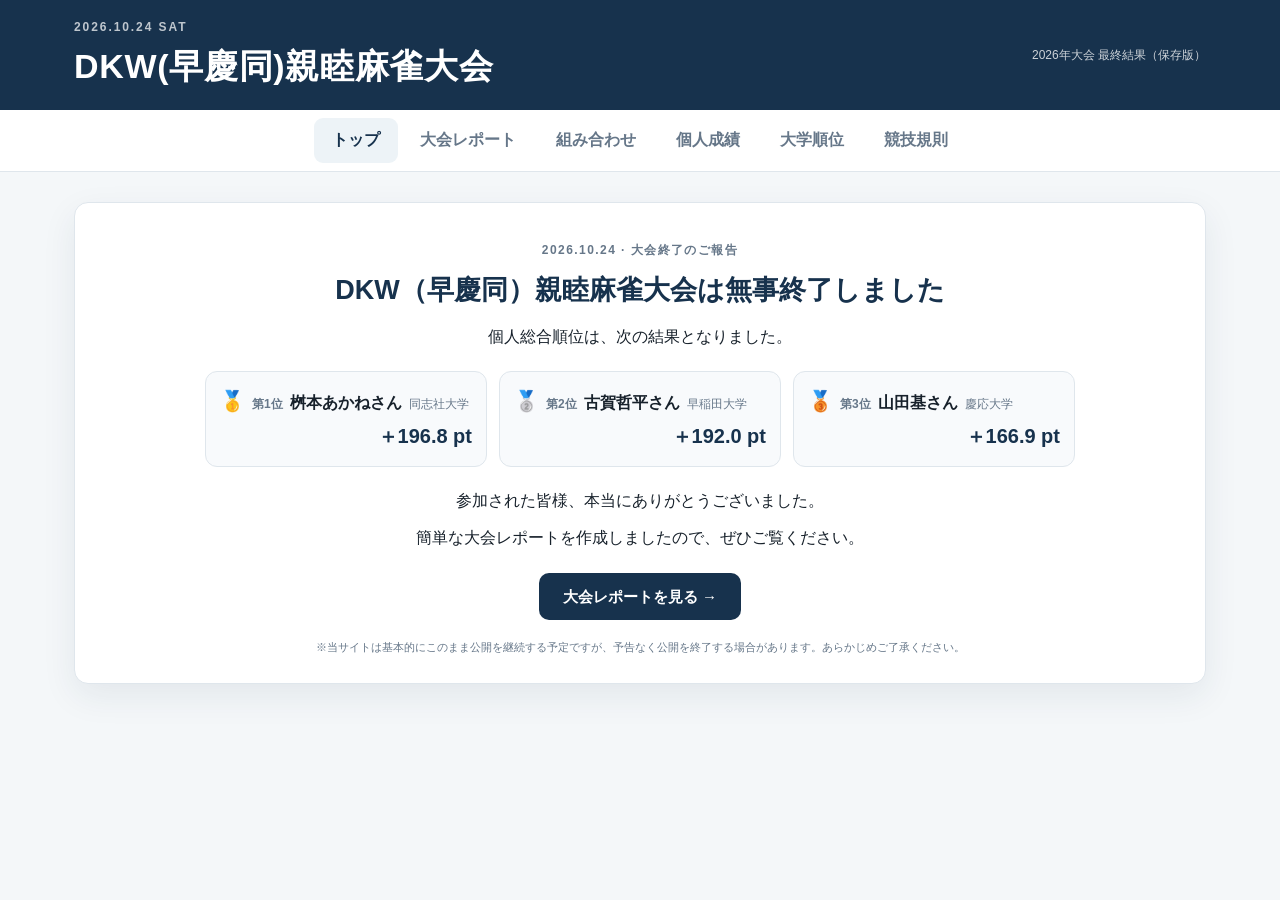
<file: index.html>
<!DOCTYPE html>
<html lang="ja">
<head>
  <meta charset="UTF-8">
  <meta name="viewport" content="width=device-width, initial-scale=1.0">
  <meta name="theme-color" content="#17324d">
  <title>DKW(早慶同)親睦麻雀大会</title>
  <link rel="stylesheet" href="style.css?v=20261025-photo1">
  <style>
    #view-rules .rules-text h2 { font-size: 23px; font-weight: 800; line-height: 1.4; margin: 26px 0 10px; }
    #view-rules .rules-text h2:first-of-type { margin-top: 12px; }
    @media (max-width: 640px) { #view-rules .rules-text h2 { font-size: 20px; } }
  </style>
</head>
<body>
  <header class="site-header">
    <div class="header-inner">
      <button class="title-button" id="homeButton" type="button">
        <span class="eyebrow">2026.10.24 SAT</span>
        <span class="site-title">DKW(早慶同)親睦麻雀大会</span>
      </button>
      <div class="sync-status" id="syncStatus">読み込み中...</div>
    </div>
  </header>

  <nav class="main-nav" aria-label="メインメニュー">
    <button class="nav-btn active" data-view="home">トップ</button>
    <button class="nav-btn" data-view="report">大会レポート</button>
    <button class="nav-btn" data-view="matchups">組み合わせ</button>
    <button class="nav-btn" data-view="individual">個人成績</button>
    <button class="nav-btn" data-view="universities">大学順位</button>
    <button class="nav-btn" data-view="rules">競技規則</button>
  </nav>

  <main class="page-shell">
    <section id="view-home" class="view active">
  <section class="completion-notice" aria-labelledby="completion-title">
    <div class="completion-inner">
      <p class="completion-eyebrow">2026.10.24 · 大会終了のご報告</p>
      <h2 id="completion-title">DKW（早慶同）親睦麻雀大会は無事終了しました</h2>
      <p>個人総合順位は、次の結果となりました。</p>
      <div class="completion-podium">
        <div><span class="medal">🥇</span><span class="completion-place">第1位</span><strong>桝本あかねさん</strong><span>同志社大学</span><b>＋196.8 pt</b></div>
        <div><span class="medal">🥈</span><span class="completion-place">第2位</span><strong>古賀哲平さん</strong><span>早稲田大学</span><b>＋192.0 pt</b></div>
        <div><span class="medal">🥉</span><span class="completion-place">第3位</span><strong>山田基さん</strong><span>慶応大学</span><b>＋166.9 pt</b></div>
      </div>
      <p>参加された皆様、本当にありがとうございました。</p>
      <p>簡単な大会レポートを作成しましたので、ぜひご覧ください。</p>
      <button type="button" class="report-link-btn" id="openReportButton">大会レポートを見る <span aria-hidden="true">→</span></button>
      <p class="completion-disclaimer">※当サイトは基本的にこのまま公開を継続する予定ですが、予告なく公開を終了する場合があります。あらかじめご了承ください。</p>
    </div>
  </section>

    </section>

    <section id="view-report" class="view">
      <div class="section-head"><div><p class="section-kicker">TOURNAMENT REPORT · 2026.10.24</p><h1>大会レポート</h1></div></div>
      <article class="report-article">
        <div class="report-intro">
          <p class="report-label">DKW（早慶同）親睦麻雀大会 2026</p>
          <h2>最後まで分からなかった優勝の行方。<br>最終戦で逆転決着！</h2>
          <p>2026年10月24日、早稲田・慶応・同志社の3大学から24名が参加し、全5回戦にわたるDKW親睦麻雀大会が開催されました。</p>
        </div>
        <figure class="report-photo">
          <img src="大会集合写真.jpg" alt="2026年10月24日 DKW親睦麻雀大会終了後の集合写真" loading="lazy">
          <figcaption>大会終了後の集合写真（2026年10月24日）</figcaption>
        </figure>
        <section class="report-block">
          <h3>最終卓、白熱の優勝争い</h3>
          <p>4回戦を終えた時点で、個人総合首位は山田基さん（＋184.2 pt）。桝本あかねさんが＋173.3 ptで2位、古賀哲平さんが＋121.5 ptで3位につけていました。</p>
          <p>そして迎えた最終第5回戦。上位4人が同じ卓で、決勝卓は白熱の接戦となりました。</p>
          <p>最終戦で桝本さんは＋23.5 ptを積み上げ、合計＋196.8 ptに到達。一方、3位から逆転を狙った古賀さんは、この卓で＋70.5 ptという猛追を見せ、合計＋192.0 ptまで迫りました。</p>
          <p>首位で最終戦を迎えた山田さんは－17.3 ptとなり、合計＋166.9 ptで3位に。最後の1回戦で上位の順位が入れ替わる劇的な展開となりました。</p>
          <p class="report-highlight">優勝は桝本あかねさん。古賀さんとの差は、わずか <strong>4.8ポイント</strong>でした。</p>
          <div class="report-comparison" aria-label="最終決戦の得点比較">
            <h4>最終決戦を数字で振り返る</h4>
            <div class="report-comparison-grid">
              <div class="report-player-card winner"><span class="report-player-rank">優勝・同志社大学</span><h5>桝本あかねさん</h5><div class="report-score-row"><span>4回戦終了時</span><strong>＋173.3</strong></div><div class="report-score-row"><span>第5回戦</span><strong>＋23.5</strong></div><div class="report-score-row final"><span>最終累計</span><strong>＋196.8 pt</strong></div></div>
              <div class="report-player-card"><span class="report-player-rank">準優勝・早稲田大学</span><h5>古賀哲平さん</h5><div class="report-score-row"><span>4回戦終了時</span><strong>＋121.5</strong></div><div class="report-score-row"><span>第5回戦</span><strong>＋70.5</strong></div><div class="report-score-row final"><span>最終累計</span><strong>＋192.0 pt</strong></div></div>
            </div>
            <div class="report-gap"><span>4回戦終了時 <b>51.8 pt差</b></span><span aria-hidden="true">→</span><span>最終結果 <b>4.8 pt差</b></span></div>
          </div>
        </section>
        <section class="report-block">
          <h3>大会最高得点は＋91.0ポイント！</h3>
          <p>全5回戦で、1人が1回戦に獲得した最高得点は、舛谷英彰さん（慶応大学）の＋91.0 pt。第5回戦で記録されました。</p>
          <div class="report-record-card"><span class="report-record-icon" aria-hidden="true">🏆</span><div><span class="report-record-label">大会最高得点 · 第5回戦</span><strong>＋91.0 <small>pt</small></strong><span>舛谷英彰さん（慶応大学）</span></div></div>
          <p>大会の締めくくりとなる最終戦で生まれた、この日最大のスコアでした。</p>
        </section>
        <section class="report-block">
          <h3>大学別の結果</h3>
          <p>なお、大学別の合計得点は、早稲田大学＋333.4 pt、慶応大学＋82.5 pt、同志社大学－415.9 ptとなり、<strong>早稲田大学が1位</strong>となりました。</p>
        </section>
        <section class="report-block report-thanks"><h3>ご参加ありがとうございました</h3><p>参加された皆様、そして大会の運営にご協力いただいた皆様、本当にありがとうございました。また次の機会に、皆様と卓を囲めることを楽しみにしています。</p></section>
      </article>
    </section>

    <section id="view-matchups" class="view">
      <div class="section-head">
        <div><p class="section-kicker">MATCHUPS</p><h1>組み合わせ</h1></div>
        <button class="ghost-btn" id="refreshPublicButton" type="button">最新情報に更新</button>
      </div>
      <div class="round-tabs" id="matchupRoundTabs"></div>
      <div id="matchupsContent"></div>
    </section>

    <section id="view-individual" class="view">
      <div class="section-head"><div><p class="section-kicker">INDIVIDUAL</p><h1>個人成績</h1></div></div>
      <div class="individual-mode-tabs">
        <button class="individual-mode-btn active" data-individual-mode="ranking">順位表</button>
        <button class="individual-mode-btn" data-individual-mode="person">名前別</button>
      </div>
      <div id="individualRankingMode">
        <div class="round-tabs" id="individualRoundTabs"></div>
        <div class="notice-card compact" id="individualRoundNotice"></div>
        <div class="table-wrap"><table class="result-table" id="individualTable"></table></div>
      </div>
      <div id="individualPersonMode" class="hidden">
        <div class="notice-card compact">名前を選ぶと、その人の各回戦得点・累計得点・その時点の順位を表示します。</div>
        <div id="personSelector" class="person-selector"></div>
        <div id="personSummary" class="person-summary"></div>
        <div class="table-wrap"><table class="result-table" id="personHistoryTable"></table></div>
      </div>
    </section>

    <section id="view-universities" class="view">
      <div class="section-head"><div><p class="section-kicker">TEAM</p><h1>大学順位</h1></div></div>
      <div class="notice-card compact">大学順位は、各大学8名全員の得点合計で算出します。</div>
      <div id="universityCards" class="university-cards"></div>
      <div class="table-wrap"><table class="result-table" id="universityTable"></table></div>
    </section>
    <section id="view-rules" class="view">
      <div class="section-head"><h1>競技規則</h1></div>
      <div class="rules-text">
        <p>2026年10月20日</p>
        <h2>試合形式</h2>
        <p>1. 東南回し半荘を５回行い、ウマオカ含めた点数の合計で順位を決定する。5回目は1～4回目迄の結果に従い卓割り及び席順を決定する。</p>
        <p>2. 半荘１回毎に、予め定めた卓割により対戦相手の組換えを行なう。</p>
        <p>3. 着席は予めひいた卓割により決定し、起家は予め決定した席に固定する。</p>
        <h2>時間・進行ルール</h2>
        <p>4. 制限時間は5５分。東南半荘が5５分以内で終わったらその卓は終了する。タイムキーパーは５０分経過時点で終了5分前コールを行い、5５分経過コールがされた局を最終局とする。トビナシ箱下続行、持ち点が0点を下回っても黒棒等を用いて半荘継続。持ち点0点以下でも立直可能とする。</p>
        <h2>基本ルール</h2>
        <p>5. ルールは「アリアリ」。食いタン、役の後付け等でも上がれる。</p>
        <p>6. チップ、ヤキトリ、トビ賞は無しとする。2ハン縛り、西入り等も無しとする。</p>
        <p>7. 25,000点持ちの30,000点返し、ウマオカ有りのワンスリーとする。対局終了時は100点単位まで計算する。ノーテン罰符は場に3,000点とする。ノーテンは親流れ、オーラス時に親がノーテンであればその半荘は終了する。形式聴牌あり、オーラス親のアガリ止めあり、オーラス親の聴牌止めはなしとする。</p>
        <p>８. 途中流局無しとする。九種九牌、四風連打、四人立直、四開槓などが成立しても途中流局はしない。</p>
        <p>９. 同点の場合は、素点勝ち点共に上家取りとする。なお上家とは起家を基準とする。</p>
        <h2>立直・ドラ関連</h2>
        <p>10. リーチ棒1,000点とする。1発有り、フリテンリーチ有り、リーチ後の見逃しは有りとするが、フリテンとなる。ツモ番のないリーチなし。リーチ裏ドラ、カンドラ、カン裏ドラ有り、赤ドラ有り（５萬、５筒、５索各1枚）とする。</p>
        <h2>特殊ルール・ロン・カン</h2>
        <p>11. アガリ者は一局に1人とする。これを「頭ハネ」ともいう。</p>
        <p>12. カンした場合は14枚残し、カンドラは、暗カン明カン共に即めくりとする。</p>
        <p>13. 流し満貫はアガリ扱いで流局時成立する。</p>
        <p>14. 四槓子は1人が4回の槓を成立させた時点（4つ目の槓における嶺上を自模りその打牌を終え、それに他家からのロンが掛からなかった時点）で成立する。</p>
        <p>15. 役牌頭は2符、ダブル役牌頭も2符、副露してもツモ符2符はつく。</p>
        <h2>役満・特殊役</h2>
        <p>16. ダブル、トリプル役満有り。点数も役満賞も倍または３倍、ただし四暗刻単騎、国士無双13面待ち、大四喜、九蓮宝燈９面待ちはシングル役満扱い、字一色大三元等の役満複合形のみ対象とする。</p>
        <p>17.オープン立直、マネマン、三連刻、大車輪、十三不塔、人和など、いわゆるローカル役は無しとする。</p>
        <h2>役満祝儀</h2>
        <p>18. 役満祝儀は、アガリ者が大会参加者全員から各々500円を徴収できるものとする。</p>
        <h2>チョンボ・罰則</h2>
        <p>19.チョンボは3,000点オールを支払うものとし、子のチョンボはその局やり直し、親のチョンボは親番流れとする。フリテン、ノーテンリーチ、役無しアガリなどをチョンボとする。</p>
        <p>誤ロン誤ツモは倒牌したらチョンボ、倒牌前なら上がり放棄とする。</p>
        <p>誤ポン誤チー誤カン（発声のみで牌をさらしていない）は場に1,000点供託とする。</p>
        <p>錯ポン錯チー錯カン（発声し牌をさらしたが牌姿が適当ではない）は上がり放棄とする。</p>
        <p>少牌（1巡目に発覚時限定で2巡目に2枚自摸の救済措置有り）、多牌、食い替えは上がり放棄とする。</p>
        <h2>その他</h2>
        <p>20.上記記載にない規定についてはＭリーグ公式ルールに準拠する。</p>
        <p>以上</p>
      </div>
    </section>
  </main>

  <div id="toast" class="toast hidden"></div>
  <script src="public.js?v=20261025-photo1"></script>
</body>
</html>
</file>
<file: style.css>
* { box-sizing: border-box; }

:root {
  --navy: #17324d;
  --navy-2: #244c70;
  --ink: #17212b;
  --muted: #667789;
  --line: #dfe6ec;
  --bg: #f4f7f9;
  --white: #ffffff;
  --soft: #edf3f7;
  --ok: #18794e;
  --warn: #9a6700;
  --danger: #b42318;
  --waseda: #7a1733;
  --keio: #153e75;
  --doshisha: #5b3a29;
  --shadow: 0 12px 34px rgba(23, 50, 77, .08);
}

html { -webkit-text-size-adjust: 100%; }
body {
  margin: 0;
  color: var(--ink);
  background: var(--bg);
  font-family: -apple-system, BlinkMacSystemFont, "Segoe UI", "Noto Sans JP", "Hiragino Kaku Gothic ProN", Meiryo, sans-serif;
  line-height: 1.55;
}
button, input, select { font: inherit; }
button { cursor: pointer; }
.hidden { display: none !important; }

.site-header {
  background: var(--navy);
  color: #fff;
}
.header-inner {
  max-width: 1180px;
  min-height: 92px;
  margin: 0 auto;
  padding: 18px 24px;
  display: flex;
  align-items: center;
  justify-content: space-between;
  gap: 24px;
}
.title-button {
  padding: 0;
  border: 0;
  color: inherit;
  background: transparent;
  text-align: left;
}
.eyebrow {
  display: block;
  margin-bottom: 3px;
  font-size: 12px;
  font-weight: 800;
  letter-spacing: .16em;
  opacity: .72;
}
.site-title {
  display: block;
  font-size: clamp(22px, 3vw, 34px);
  font-weight: 800;
  letter-spacing: .02em;
}
.sync-status {
  flex: 0 0 auto;
  font-size: 12px;
  opacity: .78;
  text-align: right;
}

.main-nav {
  position: sticky;
  top: 0;
  z-index: 20;
  display: flex;
  justify-content: center;
  gap: 4px;
  padding: 8px 14px;
  border-bottom: 1px solid var(--line);
  background: rgba(255,255,255,.96);
  backdrop-filter: blur(10px);
}
.nav-btn, .admin-tab {
  border: 0;
  border-radius: 9px;
  background: transparent;
  color: var(--muted);
  font-weight: 700;
}
.nav-btn { padding: 10px 18px; }
.nav-btn.active, .admin-tab.active {
  color: var(--navy);
  background: var(--soft);
}

.page-shell {
  max-width: 1180px;
  margin: 0 auto;
  padding: 30px 24px 56px;
}
.view { display: none; }
.view.active { display: block; }

.section-head, .card-head {
  display: flex;
  align-items: flex-end;
  justify-content: space-between;
  gap: 18px;
}
.section-head { margin-bottom: 20px; }
.section-head h1, .card h2 {
  margin: 0;
  line-height: 1.25;
}
.section-head h1 { font-size: 28px; }
.card h2 { font-size: 21px; }
.section-kicker {
  margin: 0 0 3px;
  color: var(--navy-2);
  font-size: 11px;
  font-weight: 800;
  letter-spacing: .16em;
}
.card p { color: var(--muted); }

.card, .notice-card {
  border: 1px solid var(--line);
  border-radius: 15px;
  background: var(--white);
  box-shadow: var(--shadow);
}
.card { padding: 24px; }
.notice-card {
  margin: 0 0 18px;
  padding: 16px 18px;
  color: #445565;
}
.notice-card.compact { font-size: 13px; }

.primary-btn, .ghost-btn, .danger-btn {
  min-height: 40px;
  padding: 9px 15px;
  border-radius: 9px;
  font-weight: 800;
}
.primary-btn {
  border: 1px solid var(--navy);
  color: #fff;
  background: var(--navy);
}
.primary-btn:hover { background: #0f263a; }
.primary-btn:disabled { opacity: .45; cursor: not-allowed; }
.ghost-btn {
  border: 1px solid var(--line);
  color: var(--navy);
  background: #fff;
}
.danger-btn {
  border: 1px solid #f0c6c2;
  color: var(--danger);
  background: #fff7f6;
}
.icon-btn {
  width: 38px;
  height: 38px;
  border: 0;
  border-radius: 50%;
  background: var(--soft);
  font-size: 24px;
}

.round-tabs {
  display: flex;
  gap: 8px;
  margin: 0 0 18px;
  overflow-x: auto;
  padding-bottom: 2px;
}
.round-tab {
  min-width: 86px;
  padding: 9px 14px;
  border: 1px solid var(--line);
  border-radius: 999px;
  background: #fff;
  color: var(--muted);
  font-weight: 800;
  white-space: nowrap;
}
.round-tab.active {
  border-color: var(--navy);
  color: #fff;
  background: var(--navy);
}

.matchup-grid, .score-admin-grid {
  display: grid;
  grid-template-columns: repeat(3, minmax(0, 1fr));
  gap: 14px;
}
.table-card {
  overflow: hidden;
  border: 1px solid var(--line);
  border-radius: 14px;
  background: #fff;
  box-shadow: 0 8px 24px rgba(23,50,77,.05);
}
.table-card-head {
  padding: 12px 15px;
  display: flex;
  align-items: center;
  justify-content: space-between;
  background: #f8fafb;
  border-bottom: 1px solid var(--line);
}
.table-card-head h3 { margin: 0; font-size: 16px; }
.table-score-state {
  color: var(--muted);
  font-size: 12px;
  font-weight: 700;
}
.seat-row {
  display: grid;
  grid-template-columns: 38px 1fr auto;
  align-items: center;
  gap: 9px;
  min-height: 52px;
  padding: 9px 14px;
  border-bottom: 1px solid #edf1f4;
}
.seat-row:last-child { border-bottom: 0; }
.seat-mark {
  display: inline-grid;
  place-items: center;
  width: 30px;
  height: 30px;
  border-radius: 8px;
  background: var(--soft);
  color: var(--navy);
  font-weight: 900;
}
.player-name { min-width: 0; font-weight: 800; }
.player-sub {
  display: block;
  color: var(--muted);
  font-size: 11px;
  font-weight: 600;
}
.score-value {
  font-variant-numeric: tabular-nums;
  font-weight: 850;
}
.score-value.positive { color: #176b45; }
.score-value.negative { color: #b42318; }

.university-badge {
  display: inline-flex;
  align-items: center;
  height: 23px;
  padding: 0 8px;
  border-radius: 999px;
  color: #fff;
  font-size: 11px;
  font-weight: 800;
}
.university-badge.W { background: var(--waseda); }
.university-badge.K { background: var(--keio); }
.university-badge.D { background: var(--doshisha); }

.table-wrap {
  overflow-x: auto;
  border: 1px solid var(--line);
  border-radius: 14px;
  background: #fff;
  box-shadow: var(--shadow);
}
.result-table {
  width: 100%;
  min-width: 760px;
  border-collapse: collapse;
}
.result-table th, .result-table td {
  padding: 12px 13px;
  border-bottom: 1px solid #e9eef2;
  text-align: right;
  font-variant-numeric: tabular-nums;
}
.result-table th {
  position: sticky;
  top: 0;
  background: #f7f9fb;
  color: #566777;
  font-size: 12px;
}
.result-table th:nth-child(1),
.result-table th:nth-child(2),
.result-table th:nth-child(3),
.result-table td:nth-child(1),
.result-table td:nth-child(2),
.result-table td:nth-child(3) { text-align: left; }
.result-table tbody tr:last-child td { border-bottom: 0; }
.rank-cell { font-weight: 900; }
.total-cell { font-weight: 900; }

.university-cards {
  display: grid;
  grid-template-columns: repeat(3, minmax(0,1fr));
  gap: 14px;
  margin-bottom: 18px;
}
.university-card {
  padding: 20px;
  border-radius: 14px;
  color: #fff;
  box-shadow: var(--shadow);
}
.university-card.W { background: var(--waseda); }
.university-card.K { background: var(--keio); }
.university-card.D { background: var(--doshisha); }
.university-card .rank { font-size: 12px; opacity: .78; }
.university-card .name { margin-top: 2px; font-size: 22px; font-weight: 900; }
.university-card .total { margin-top: 12px; font-size: 28px; font-weight: 900; }

.site-footer {
  padding: 26px 20px 38px;
  text-align: center;
}
.site-footer button {
  border: 0;
  color: #8794a0;
  background: transparent;
  font-size: 12px;
  text-decoration: underline;
}

.admin-login {
  max-width: 620px;
  margin: 0 auto;
}
.password-row {
  display: grid;
  grid-template-columns: 1fr auto;
  gap: 10px;
}
.field-label {
  display: block;
  margin: 14px 0 6px;
  color: #526373;
  font-size: 12px;
  font-weight: 800;
}
input, select {
  width: 100%;
  min-height: 42px;
  padding: 9px 11px;
  border: 1px solid #cfd9e1;
  border-radius: 9px;
  color: var(--ink);
  background: #fff;
}
input:focus, select:focus {
  outline: 3px solid rgba(36,76,112,.12);
  border-color: var(--navy-2);
}
.form-message {
  min-height: 22px;
  margin: 9px 0 0;
  color: var(--danger);
  font-size: 13px;
}

.admin-status-grid {
  display: grid;
  grid-template-columns: repeat(5, minmax(0,1fr));
  gap: 10px;
  margin-bottom: 16px;
}
.status-card {
  padding: 14px;
  border: 1px solid var(--line);
  border-radius: 12px;
  background: #fff;
}
.status-card strong { display: block; font-size: 15px; }
.status-card span { color: var(--muted); font-size: 12px; }
.status-ok strong { color: var(--ok); }
.status-warn strong { color: var(--warn); }

.admin-tabs {
  display: flex;
  gap: 5px;
  margin: 0 0 14px;
  padding: 5px;
  border: 1px solid var(--line);
  border-radius: 12px;
  background: #fff;
}
.admin-tab { padding: 10px 15px; }
.admin-view { display: none; }
.admin-view.active { display: block; }

.admin-score-card .table-card-head { align-items: center; }
.admin-score-actions {
  padding: 12px 14px;
  border-top: 1px solid var(--line);
  background: #fbfcfd;
}
.admin-score-actions .primary-btn { width: 100%; }

.participant-editor {
  display: grid;
  grid-template-columns: repeat(3, minmax(0,1fr));
  gap: 14px;
  margin-top: 18px;
}
.university-editor {
  padding: 16px;
  border: 1px solid var(--line);
  border-radius: 12px;
}
.university-editor h3 { margin: 0 0 10px; }
.participant-row {
  display: grid;
  grid-template-columns: 78px 1fr;
  align-items: center;
  gap: 8px;
  margin-top: 8px;
}
.participant-code { color: var(--muted); font-size: 12px; font-weight: 800; }

.r5-controls {
  display: grid;
  grid-template-columns: minmax(260px, 1fr) auto;
  align-items: end;
  gap: 12px;
  margin-top: 16px;
}
.r5-controls .field-label { grid-column: 1 / -1; margin-bottom: -5px; }
.check-panel {
  margin-top: 18px;
  display: grid;
  grid-template-columns: repeat(4, minmax(0,1fr));
  gap: 8px;
}
.check-item {
  padding: 11px 12px;
  border: 1px solid var(--line);
  border-radius: 10px;
  background: #fafcfd;
  font-size: 12px;
}
.check-item strong { display: block; font-size: 14px; }
.check-ok strong { color: var(--ok); }
.check-bad strong { color: var(--danger); }

.preview-head {
  display: flex;
  justify-content: space-between;
  align-items: center;
  gap: 12px;
  margin-top: 22px;
}
.preview-head h3 { margin: 0; }
.preview-note { color: var(--muted); font-size: 12px; }

.modal {
  position: fixed;
  inset: 0;
  z-index: 100;
  display: grid;
  place-items: center;
  padding: 20px;
}
.modal-backdrop {
  position: absolute;
  inset: 0;
  background: rgba(7,22,34,.56);
}
.modal-card {
  position: relative;
  z-index: 1;
  width: min(560px, 100%);
  max-height: 92vh;
  overflow: auto;
  padding: 22px;
  border-radius: 16px;
  background: #fff;
  box-shadow: 0 24px 80px rgba(0,0,0,.2);
}
.modal-head {
  display: flex;
  align-items: flex-start;
  justify-content: space-between;
  gap: 14px;
}
.score-input-list { margin-top: 16px; }
.score-input-row {
  display: grid;
  grid-template-columns: 42px 1fr 140px;
  align-items: center;
  gap: 10px;
  padding: 9px 0;
  border-bottom: 1px solid #edf1f4;
}
.score-input-row:last-child { border-bottom: 0; }
.score-total-row {
  display: flex;
  justify-content: space-between;
  margin-top: 14px;
  padding: 14px;
  border-radius: 10px;
  background: var(--soft);
}
.score-total-row strong { font-variant-numeric: tabular-nums; }
.modal-actions {
  display: flex;
  justify-content: space-between;
  gap: 10px;
  margin-top: 18px;
}

.empty-state {
  padding: 34px 20px;
  border: 1px dashed #cbd6df;
  border-radius: 14px;
  color: var(--muted);
  background: rgba(255,255,255,.65);
  text-align: center;
}
.toast {
  position: fixed;
  right: 18px;
  bottom: 18px;
  z-index: 200;
  max-width: min(420px, calc(100vw - 36px));
  padding: 12px 16px;
  border-radius: 10px;
  color: #fff;
  background: #23384c;
  box-shadow: 0 14px 40px rgba(0,0,0,.18);
  font-size: 13px;
  font-weight: 700;
}

@media (max-width: 900px) {
  .matchup-grid, .score-admin-grid { grid-template-columns: repeat(2, minmax(0,1fr)); }
  .participant-editor { grid-template-columns: 1fr; }
  .admin-status-grid { grid-template-columns: repeat(3, minmax(0,1fr)); }
}

@media (max-width: 640px) {
  .header-inner { min-height: 82px; padding: 15px 16px; }
  .sync-status { display: none; }
  .main-nav { justify-content: flex-start; overflow-x: auto; }
  .nav-btn { flex: 0 0 auto; padding: 9px 13px; }
  .page-shell { padding: 22px 14px 42px; }
  .section-head { align-items: center; }
  .section-head h1 { font-size: 24px; }
  .matchup-grid, .score-admin-grid, .university-cards { grid-template-columns: 1fr; }
  .card { padding: 17px; }
  .admin-status-grid { grid-template-columns: repeat(2, minmax(0,1fr)); }
  .admin-tabs { overflow-x: auto; }
  .admin-tab { flex: 0 0 auto; }
  .r5-controls { grid-template-columns: 1fr; }
  .r5-controls .field-label { grid-column: auto; }
  .password-row { grid-template-columns: 1fr; }
  .score-input-row { grid-template-columns: 38px 1fr 104px; }
  .modal-actions { flex-direction: column-reverse; }
  .modal-actions button { width: 100%; }
}


.round-tab:disabled {
  opacity: .38;
  cursor: not-allowed;
}
.individual-rank-tab {
  min-width: 132px;
}


.individual-mode-tabs{display:inline-flex;gap:4px;margin:0 0 18px;padding:4px;border:1px solid var(--line);border-radius:11px;background:#fff}.individual-mode-btn{min-height:38px;padding:8px 18px;border:0;border-radius:8px;background:transparent;color:var(--muted);font-weight:800}.individual-mode-btn.active{color:#fff;background:var(--navy)}.person-selector{display:grid;grid-template-columns:repeat(3,minmax(0,1fr));gap:14px;margin-bottom:18px}.person-university-group{padding:15px;border:1px solid var(--line);border-radius:13px;background:#fff}.person-university-group h3{margin:0 0 11px}.person-name-buttons{display:grid;grid-template-columns:repeat(2,minmax(0,1fr));gap:7px}.person-name-btn{min-height:38px;padding:7px 9px;border:1px solid var(--line);border-radius:8px;background:#fff;color:var(--ink);font-weight:700;text-align:left}.person-name-btn:hover{background:var(--soft)}.person-name-btn.active{border-color:var(--navy);color:#fff;background:var(--navy)}.person-summary{margin-bottom:18px}.person-summary-card{display:flex;align-items:center;justify-content:space-between;gap:18px;padding:18px 20px;border:1px solid var(--line);border-radius:14px;background:#fff;box-shadow:var(--shadow)}.person-summary-card h2{margin:6px 0 1px;font-size:24px}.person-summary-stats{display:flex;gap:26px}.person-summary-stats div{text-align:right}.person-summary-stats span{display:block;color:var(--muted);font-size:11px;font-weight:700}.person-summary-stats strong{display:block;margin-top:2px;font-size:22px}.person-row-not-started{opacity:.48}@media(max-width:760px){.person-selector{grid-template-columns:1fr}.person-name-buttons{grid-template-columns:repeat(2,minmax(0,1fr))}.person-summary-card{align-items:flex-start;flex-direction:column}.person-summary-stats{width:100%;justify-content:space-between}.person-summary-stats div{text-align:left}}

/* 競技規則：本文は装飾せず読みやすい余白のみ設定 */
.rules-text { background: #fff; padding: 20px; overflow-wrap: anywhere; }
.rules-text h2 { font-size: 1rem; font-weight: normal; margin: 22px 0 8px; }
.rules-text h2:first-child { margin-top: 0; }
.rules-text p { margin: 0 0 10px; }
@media (max-width: 640px) { .rules-text { padding: 14px; } }

/* 2026大会終了報告・レポート */
.completion-notice{background:linear-gradient(125deg,#17324d,#244c70);color:#fff;padding:28px 24px 26px}
.completion-inner{max-width:1080px;margin:auto;text-align:center}
.completion-eyebrow{font-size:12px;letter-spacing:.12em;font-weight:800;color:#c4d9ed;margin:0 0 8px}
.completion-notice h2{font-size:clamp(19px,3vw,27px);line-height:1.5;margin:0 0 12px;color:#fff}
.completion-notice p{line-height:1.75;margin:9px 0}
.completion-podium{display:grid;grid-template-columns:repeat(3,minmax(0,1fr));gap:12px;margin:20px auto;max-width:870px;text-align:left}
.completion-podium>div{display:flex;flex-wrap:wrap;align-items:baseline;column-gap:7px;row-gap:4px;background:rgba(255,255,255,.1);border:1px solid rgba(255,255,255,.22);border-radius:12px;padding:14px}
.completion-podium .medal{font-size:20px}.completion-place{font-size:12px;font-weight:800;color:#dce9f5}.completion-podium strong{font-size:16px;white-space:nowrap}.completion-podium div>span:nth-last-child(2){font-size:12px;color:#dce9f5}.completion-podium b{font-size:20px;margin-left:auto;white-space:nowrap}
.report-link-btn{margin:12px auto 0;padding:12px 24px;border:0;border-radius:10px;background:#fff;color:#17324d;font-weight:800;font-size:15px;cursor:pointer}.report-link-btn:hover{background:#e9f1f8}
.completion-notice .completion-disclaimer{font-size:11px;color:#d5e1ec;margin:18px 0 0}
.report-article{max-width:900px;margin:auto;color:#24384c}.report-intro{padding:28px 32px;border-radius:16px;background:#eaf1f7;border:1px solid #d5e3ee;margin-bottom:28px}
.report-label{font-size:12px;font-weight:800;letter-spacing:.05em;color:#416481}.report-intro h2{font-size:clamp(21px,3vw,30px);line-height:1.5;color:#17324d;margin:10px 0 16px}
.report-article p{line-height:1.95}.report-block{background:#fff;border:1px solid #e0e7ee;border-radius:14px;padding:24px 30px;margin:0 0 22px;box-shadow:0 2px 9px rgba(20,50,75,.035)}
.report-block h3{font-size:21px;color:#17324d;margin:0 0 14px;padding-left:12px;border-left:4px solid #4d7ba1}
.report-highlight{font-weight:700;color:#17324d;background:#eff5fa;border-radius:9px;padding:12px 16px}.report-highlight strong{font-size:21px}
.report-comparison{margin-top:24px;padding:18px;border-radius:12px;background:#f4f7fa}.report-comparison h4{margin:0 0 14px;font-size:17px}
.report-comparison-grid{display:grid;grid-template-columns:repeat(2,minmax(0,1fr));gap:12px}.report-player-card{border:1px solid #dce5ee;border-radius:11px;background:#fff;padding:17px}.report-player-card.winner{border:2px solid #c9a34b}
.report-player-rank{font-size:12px;color:#5c7185;font-weight:800}.report-player-card h5{font-size:19px;margin:5px 0 14px;color:#17324d}.report-score-row{display:flex;justify-content:space-between;gap:8px;padding:8px 0;border-bottom:1px solid #e9edf2;font-size:13px}.report-score-row strong{white-space:nowrap;font-size:16px}.report-score-row.final{border-bottom:0;color:#17324d;font-weight:800}.report-score-row.final strong{font-size:20px}
.report-gap{display:flex;justify-content:center;align-items:center;gap:16px;flex-wrap:wrap;margin:15px 0 2px;font-size:14px}.report-gap b{font-size:19px;color:#17324d}
.report-record-card{display:flex;align-items:center;gap:18px;border-radius:13px;background:#f7f1df;border:1px solid #eadba9;padding:18px 22px;margin:16px 0}.report-record-icon{font-size:45px}.report-record-card>div{display:flex;flex-direction:column;gap:4px}.report-record-label{font-size:12px;color:#685b39;font-weight:800}.report-record-card strong{font-size:35px;color:#725517;line-height:1.2}.report-record-card strong small{font-size:16px}.report-thanks{background:#f5f8fb}
@media(max-width:700px){.completion-notice{padding:23px 14px}.completion-podium{grid-template-columns:1fr;gap:8px;margin:15px 0}.completion-podium>div{padding:10px 13px}.completion-podium b{font-size:17px}.report-intro{padding:21px 17px}.report-block{padding:19px 16px}.report-comparison{padding:12px}.report-comparison-grid{grid-template-columns:1fr}.report-gap{gap:8px}.report-gap span{font-size:12px}.report-gap b{font-size:15px}}

/* トップとレポートを別タブに分離 */
#view-home .completion-notice{border-radius:14px;overflow:hidden}

/* 最小変更：トップの青い案内を他ページに合わせた白背景に統一 */
.completion-notice{background:#fff;color:var(--ink);border:1px solid var(--line);border-radius:14px;box-shadow:var(--shadow)}
.completion-eyebrow{color:var(--muted)}
.completion-notice h2{color:var(--navy)}
.completion-podium>div{background:#f8fafc;border:1px solid var(--line)}
.completion-place,.completion-podium div>span:nth-last-child(2){color:var(--muted)}
.completion-podium b{color:var(--navy)}
.report-link-btn{background:var(--navy);color:#fff}
.report-link-btn:hover{background:var(--navy-2)}
.completion-notice .completion-disclaimer{color:var(--muted)}
/* 集合写真は加工・トリミングせず、大会レポートの冒頭に表示 */
.report-photo{margin:0 0 28px;padding:0;background:#fff;border:1px solid var(--line);border-radius:14px;overflow:hidden}
.report-photo img{display:block;width:100%;height:auto}
.report-photo figcaption{padding:10px 14px;color:var(--muted);font-size:12px;text-align:center}
</file>
